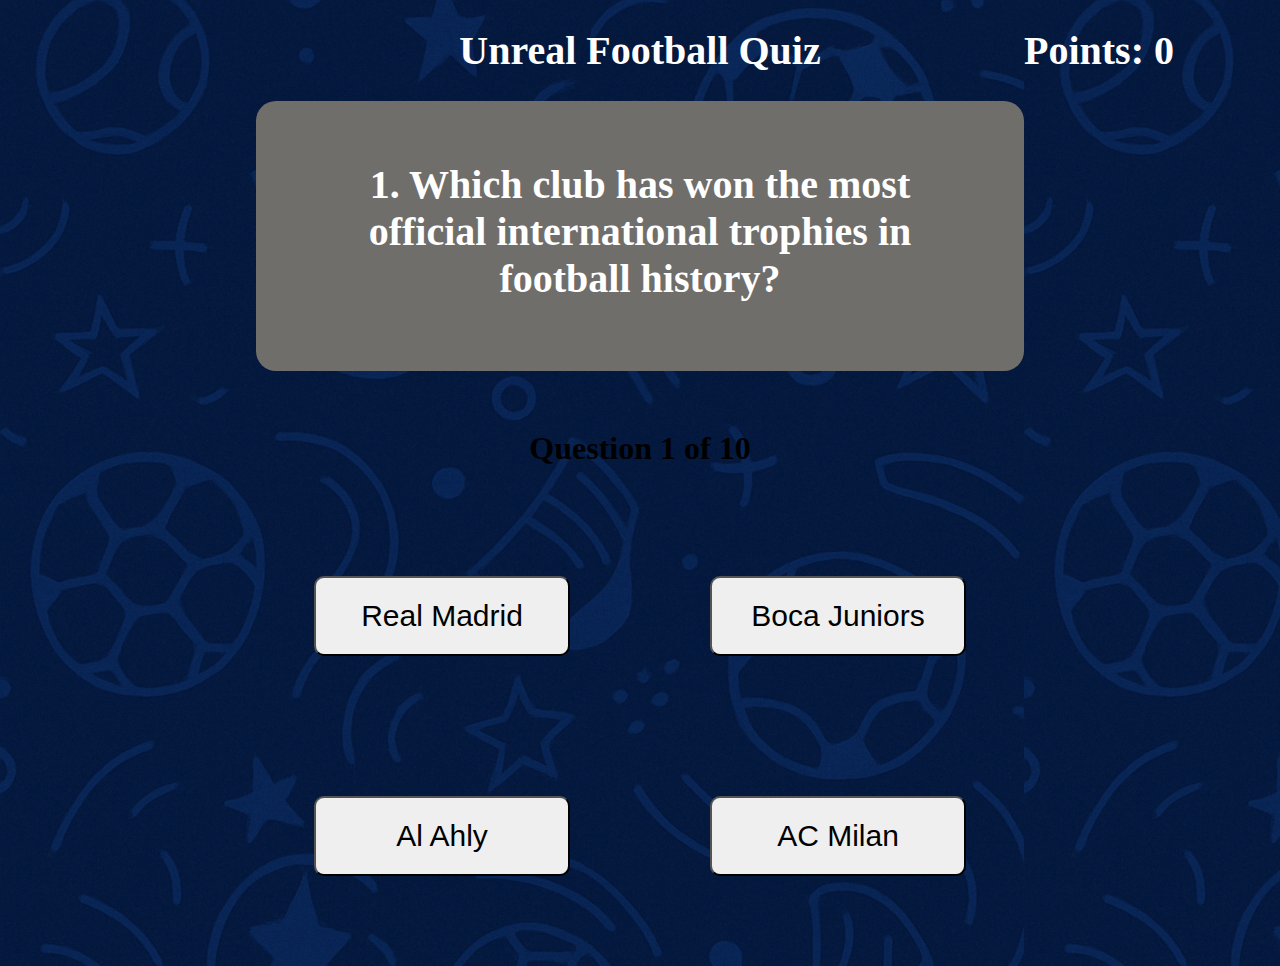
<file: Start.Html>
<!DOCTYPE html>
<html lang="en">
<head>
    <meta charset="UTF-8">
    <meta name="viewport" content="width=device-width, initial-scale=1.0">
    <title>Unreal Quiz</title>
    <link rel="stylesheet" href="style.css">
    <link rel="preconnect" href="https://fonts.googleapis.com">
<link rel="preconnect" href="https://fonts.gstatic.com" crossorigin>
<link href="https://fonts.googleapis.com/css2?family=Bebas+Neue&family=Roboto:ital,wght@0,100..900;1,100..900&display=swap" rel="stylesheet">
<link rel="preconnect" href="https://fonts.googleapis.com">
<link rel="preconnect" href="https://fonts.gstatic.com" crossorigin>
<link href="https://fonts.googleapis.com/css2?family=Bebas+Neue&family=Orbitron:wght@400..900&family=Roboto:ital,wght@0,100..900;1,100..900&display=swap" rel="stylesheet">
</head>
<body>
    <audio autoplay loop src="FIFA Qatar World Cup 2022 Official Song- Hayya Hayya (Better Together).m4a"></audio>
    <nav>
        <center>
    <h1 class="hh">Unreal Football Quiz</h1>
</center>
<h1 id="points">Points: 0</h1>
</nav> <center>
   

    <div id="startcont">
        
         <div class="q-cont">
          <h1 id="ques">1. Which club has won the most official international trophies in football history?</h1>
        
        </div> 
        <br>
        <h1 id="qind">Question 1 of 10</h1>
        <br>
        <div class="ans">
         <button class="btn" id="opt0"></button>
         <button class="btn" id="opt1"></button>
         </div>
         <h1 id="cw"></h1>
         <div class="ans2">
         <button class="btn" id="opt2"></button>
         <button class="btn" id="opt3"></button>
             </div> 
             <div class="nxt">
        <button id="next">Next</button>
    </div>
    </div></center>





    <center>
        <div id="startcont1">
            
             <div class="q-cont1">
              <h1 id="ques1">2. Which player has scored the most goals in a single FIFA World Cup tournament (men’s)?</h1>
            
            </div> 
            <br>
            <h1 id="qind1">Question 2 of 10</h1>
            <br>
            <div class="ans11">
             <button class="btn" id="opt01">Miroslav Klose</button>
             <button class="btn" id="opt11">Just Fontaine</button>
             </div>
             <h1 id="cw1"></h1>
             <div class="ans21">
             <button class="btn" id="opt21">Gerd Müller</button>
             <button class="btn" id="opt31">Ronaldo Nazário</button>
                 </div>
                 <div class="nxt">
                    <button id="next1">Next</button>
                </div>
        </div></center>



        <center>
            <div id="startcont2">
                
                 <div class="q-cont2">
                  <h1 id="ques2">3. Which country has the longest penalty shootout in FIFA World Cup history (men’s) by number of kicks taken?</h1>
                
                </div> 
                <br>
                <h1 id="qind2">Question 3 of 10</h1>
                <br>
                <div class="ans12">
                 <button class="btn" id="opt02">Argentina vs Netherlands (2022)</button>
                 <button class="btn" id="opt12">Portugal vs England (2006)</button>
                 </div>

                 <h1 id="cw2"></h1>
                 <div class="ans22">
                 <button class="btn" id="opt22">Germany vs France (1982)</button>
                 <button class="btn" id="opt32">Switzerland vs Ukraine (2006)</button>
                     </div>
                     <div class="nxt">
                        <button id="next2">Next</button>
                    </div>
            </div></center>



            <center>
                <div id="startcont3">
                    
                     <div class="q-cont3">
                      <h1 id="ques3">4. Which national team has the longest unbeaten run in international football history (all competitions)?</h1>
                    
                    </div>
                    <br>
                    <h1 id="qind3">Question 4 of 10</h1>
                    <br> 
                    <div class="ans13">
                     <button class="btn" id="opt03"> Brazil</button>
                     <button class="btn" id="opt13">Argentina</button>
                     </div>
                     
                     <h1 id="cw3"></h1>
                     <div class="ans23">
                     <button class="btn" id="opt23">Italy</button>
                     <button class="btn" id="opt33">Spain</button>
                         </div>
                         <div class="nxt">
                            <button id="next3">Next</button>
                        </div>
                </div></center>
     
                <center>
                    <div id="startcont4">
                        
                         <div class="q-cont4">
                          <h1 id="ques4">5. Which footballer is the only one in history to win the World Cup, UEFA Champions League, and Ballon d’Or all in the same year?</h1>
                        
                        </div> 
                        <br>
                        <h1 id="qind4">Question 5 of 10</h1>
                        <br>
                        <div class="ans14">
                         <button class="btn" id="opt04"> Zinédine Zidane</button>
                         <button class="btn" id="opt14">Ronaldinho</button>
                         </div>
                         <h1 id="cw4"></h1>
                         <div class="ans24">
                         <button class="btn" id="opt24">Paolo Rossi</button>
                         <button class="btn" id="opt34">Franz Beckenbauer</button>
                             </div>
                             <div class="nxt">
                                <button id="next4">Next</button>
                            </div>
                    </div></center>


                    <center>
                        <div id="startcont5">
                            
                             <div class="q-cont5">
                              <h1 id="ques5">6. Which goalkeeper has the most official clean sheets in history?</h1>
                            
                            </div>
                            <br>
                            <h1 id="qind5">Question 6 of 10</h1>
                            <br> 
                            <div class="ans15">
                             <button class="btn" id="opt05">Iker Casillas</button>
                             <button class="btn" id="opt15">Peter Shilton</button>
                             </div>
                             <h1 id="cw5"></h1>
                             <div class="ans25">
                             <button class="btn" id="opt25">Gianluigi Buffon</button>
                             <button class="btn" id="opt35">Rogério Ceni</button>
                                 </div>
                                 <div class="nxt">
                                    <button id="next5">Next</button>
                                </div>
                        </div></center>


                        <center>
                            <div id="startcont6">
                                
                                 <div class="q-cont6">
                                  <h1 id="ques6">7. Who is the only footballer to win league titles in England, Spain, Italy, and France?</h1>
                                
                                </div>
                                <br>
                                <h1 id="qind6">Question 7 of 10</h1>
                                <br> 
                                <div class="ans16">
                                 <button class="btn" id="opt06">David Beckham</button>
                                 <button class="btn" id="opt16">Zlatan Ibrahimović</button>
                                 </div>
                                 <h1 id="cw6"></h1>
                                 <div class="ans26">
                                 <button class="btn" id="opt26">Ángel Di María</button>
                                 <button class="btn" id="opt36">Achraf Hakimi</button>
                                     </div>
                                     <div class="nxt">
                                        <button id="next6">Next</button>
                                    </div>
                            </div></center>



                            <center>
                                <div id="startcont7">
                                    
                                     <div class="q-cont7">
                                      <h1 id="ques7">8. Which stadium has hosted the most European Cup/Champions League finals?</h1>
                                    
                                    </div>
                                    <br>
                                    <h1 id="qind7">Question 8 of 10</h1>
                                    <br> 
                                    <div class="ans17">
                                     <button class="btn" id="opt07">Santiago Bernabéu</button>
                                     <button class="btn" id="opt17">Wembley Stadium</button>
                                     </div>
                                     <h1 id="cw7"></h1>
                                     <div class="ans27">
                                     <button class="btn" id="opt27">San Siro</button>
                                     <button class="btn" id="opt37">Stade de France</button>
                                         </div>
                                         <div class="nxt">
                                            <button id="next7">Next</button>
                                        </div>
                                </div></center>


                                <center>
                                    <div id="startcont8">
                                        
                                         <div class="q-cont8">
                                          <h1 id="ques8">9. Which player has the most own goals in World Cup history (men’s)?</h1>
                                        
                                        </div>
                                        <br>
                                        <h1 id="qind8">Question 9 of 10</h1>
                                        <br> 
                                        <div class="ans18">
                                         <button class="btn" id="opt08">José Santamaría</button>
                                         <button class="btn" id="opt18">Manuel Rosas</button>
                                         </div>
                                         <h1 id="cw8"></h1>
                                         <div class="ans28">
                                         <button class="btn" id="opt28">Marcelo</button>
                                         <button class="btn" id="opt38">Yassine Meriah</button>
                                             </div>
                                             <div class="nxt">
                                                <button id="next8">Next</button>
                                            </div>
                                    </div></center>
       
                                    
                                    <center>
                                        <div id="startcont9">
                                            
                                             <div class="q-cont9">
                                              <h1 id="ques9">10. Which club has never been relegated from the top division of its country since its foundation?</h1>
                                            
                                            </div> 
                                            <br>
                                            <h1 id="qind9">Question 10 of 10</h1>
                                            <br>
                                            <div class="ans19">
                                             <button class="btn" id="opt09">Inter Milan</button>
                                             <button class="btn" id="opt19">Atlético Madrid</button>
                                             </div>
                                             <h1 id="cw9"></h1>
                                             <div class="ans29">
                                             <button class="btn" id="opt29">Bayern Munich</button>
                                             <button class="btn" id="opt39">Olympique Marseille</button>
                                                 </div>
                                                 <div class="nxt">
                                                    <button id="next9">Next</button>
                                                </div>
                                        </div></center>
               

                                        <center>
                                            <div id="endcont">
                                                
                                                 <div class="x-cont">
                                                 <h1 id="ew"></h1>
                                               
                                                </div> 
                                               
                                                 
                                              
                                                     <div class="rxt">
                                                        <button id="rty">Restart</button>
                                                    </div>
                                            </div></center>
       

   
    <script src="script.js"></script>
</body>
</html>
</file>
<file: style.css>
body {
    margin: 0%;
    padding: 0%;
    background-image: url(bck.png);
  }
  
  .pvid {
    width: 80%;
    height: auto;
    margin: 20px;
    border-radius: 20px;
    border: 3px solid red;
  }

  .mvid{
    display: none;
  }
  
  .cont h1 {
    color: white;
    position: absolute;
    top: 30%;
    left: 50%;
    transform: translate(-50%, -50%);
    font-size: 40px;
  }
  
  .cont a {
    color: white;
    position: absolute;
    top: 70%;
    left: 50%;
    transform: translate(-50%, -50%);
    font-size: 40px;
    text-decoration: none;
    background-color: rgb(146, 143, 140);
    width: 7vw;
    border-radius: 10px;
  
  }
  
  .cont a:hover {
    background-color: rgb(112, 110, 107);
    transition: 750ms;
    border: solid red 2px;
  }
  
  
  
  
  /*Start Page*/
  
  
  nav h1 {
    font-size: 40px;
    color: white;
  }
  
  #startcont {
    width: 80vw;
    height: auto;
    margin: 20px;
    display: block;
  }
  
  
  
  .q-cont {
    margin: 20px;
    background-color: rgb(112, 110, 107);
    border-radius: 20px;
    width: 60vw;
    height: 30vh;
  }
  
  #ques {
    font-size: 40px;
    color: white;
    padding: 60px;
  }
  
  .ans,
  .ans2 {
    box-sizing: border-box;
    display: flex;
    flex-direction: row;
    align-items: center;
    justify-content: center;
  
  }
  
  .ans button {
    font-size: 30px;
    width: 20vw;
    margin: 70px;
    cursor: pointer;
    height: 80px;
    border-radius: 10px;
  }
  
  
  .ans2 button {
    font-size: 30px;
    width: 20vw;
    margin: 70px;
    cursor: pointer;
    height: 80px;
    border-radius: 10px;
  }
  
  
  #next {
    position: absolute;
    font-size: 30px;
    width: 15vw;
    left: 40%;
    cursor: pointer;
    display: none;
    top: 80%;
    align-items: center;
    justify-content: center;
    height: 60px;
    border-radius: 10px;
  }
  
  
  #cw {
    font-size: 40px;
    color: white;
    display: none;
    position: absolute;
    left: 15%;
    top: 50%;
  }
  
  #points {
    position: absolute;
    left: 80%;
    top: 0%;
  }
  
  
  
  
  /*2nd*/
  
  #startcont1 {
    width: 80vw;
    height: auto;
    margin: 20px;
    display: none;
  }
  
  
  
  .q-cont1 {
    margin: 20px;
    background-color: rgb(112, 110, 107);
    border-radius: 20px;
    width: 60vw;
    height: 30vh;
  }
  
  #ques1 {
    font-size: 40px;
    color: white;
    padding: 60px;
  }
  
  .ans11,
  .ans21 {
    box-sizing: border-box;
    display: flex;
    flex-direction: row;
    align-items: center;
    justify-content: center;
  
  }
  
  .ans11 button {
    font-size: 30px;
    width: 20vw;
    margin: 70px;
    cursor: pointer;
    height: 80px;
    border-radius: 10px;
  }
  
  
  .ans21 button {
    font-size: 30px;
    width: 20vw;
    margin: 70px;
    cursor: pointer;
    height: 80px;
    border-radius: 10px;
  }
  
  
  #next1 {
    position: absolute;
    font-size: 30px;
    width: 15vw;
    left: 40%;
    cursor: pointer;
    display: none;
    top: 80%;
    align-items: center;
    justify-content: center;
    height: 60px;
    border-radius: 10px;
  }
  
  
  #cw1 {
    font-size: 40px;
    color: white;
    display: none;
    position: absolute;
    left: 15%;
    top: 50%;
  }
  
  #points1 {
    position: absolute;
    left: 80%;
    top: 0%;
  }
  
  
  
  /*3rd*/
  
  #startcont2 {
    width: 80vw;
    height: auto;
    margin: 20px;
    display: none;
  }
  
  
  
  .q-cont2 {
    margin: 20px;
    background-color: rgb(112, 110, 107);
    border-radius: 20px;
    width: 60vw;
    height: 30vh;
  }
  
  #ques2 {
    font-size: 40px;
    color: white;
    padding: 60px;
  }
  
  .ans12,
  .ans22 {
    box-sizing: border-box;
    display: flex;
    flex-direction: row;
    align-items: center;
    justify-content: center;
  
  }
  
  .ans12 button {
    font-size: 30px;
    width: 20vw;
    margin: 70px;
    cursor: pointer;
    height: 80px;
    border-radius: 10px;
  }
  
  
  .ans22 button {
    font-size: 30px;
    width: 70vw;
    margin: 80px;
    cursor: pointer;
    height: 60px;
    border-radius: 10px;
  }
  
  
  #next2 {
    position: absolute;
    font-size: 30px;
    width: 15vw;
    left: 40%;
    cursor: pointer;
    display: none;
    top: 80%;
    align-items: center;
    justify-content: center;
    height: 60px;
    border-radius: 10px;
  }
  
  
  #cw2 {
    font-size: 40px;
    color: white;
    display: none;
    position: absolute;
    left: 15%;
    top: 50%;
  }
  
  #points2 {
    position: absolute;
    left: 80%;
    top: 0%;
  }
  
  
  /*4th*/
  
  #startcont3 {
    width: 80vw;
    height: auto;
    margin: 20px;
    display: none;
  }
  
  
  
  .q-cont3 {
    margin: 20px;
    background-color: rgb(112, 110, 107);
    border-radius: 20px;
    width: 60vw;
    height: 30vh;
  }
  
  #ques3 {
    font-size: 40px;
    color: white;
    padding: 60px;
  }
  
  .ans13,
  .ans23 {
    box-sizing: border-box;
    display: flex;
    flex-direction: row;
    align-items: center;
    justify-content: center;
  
  }
  
  .ans13 button {
    font-size: 30px;
    width: 20vw;
    margin: 70px;
    cursor: pointer;
    height: 80px;
    border-radius: 10px;
  }
  
  
  .ans23 button {
    font-size: 30px;
    width: 20vw;
    margin: 70px;
    cursor: pointer;
    height: 80px;
    border-radius: 10px;
  }
  
  
  #next3 {
    position: absolute;
    font-size: 30px;
    width: 15vw;
    left: 40%;
    cursor: pointer;
    display: none;
    top: 80%;
    align-items: center;
    justify-content: center;
    height: 60px;
    border-radius: 10px;
  }
  
  
  #cw3 {
    font-size: 40px;
    color: white;
    display: none;
    position: absolute;
    left: 15%;
    top: 50%;
  }
  
  #points3 {
    position: absolute;
    left: 80%;
    top: 0%;
  }
  
  
  
  /*5th*/
  
  #startcont4 {
    width: 80vw;
    height: auto;
    margin: 20px;
    display: none;
  }
  
  
  
  .q-cont4 {
    margin: 20px;
    background-color: rgb(112, 110, 107);
    border-radius: 20px;
    width: 60vw;
    height: 30vh;
  }
  
  #ques4 {
    font-size: 40px;
    color: white;
    padding: 60px;
  }
  
  .ans14,
  .ans24 {
    box-sizing: border-box;
    display: flex;
    flex-direction: row;
    align-items: center;
    justify-content: center;
  
  }
  
  .ans14 button {
    font-size: 30px;
    width: 20vw;
    margin: 70px;
    cursor: pointer;
    height: 80px;
    border-radius: 10px;
  }
  
  
  .ans24 button {
    font-size: 30px;
    width: 20vw;
    margin: 70px;
    cursor: pointer;
    height: 80px;
    border-radius: 10px;
  }
  
  
  #next4 {
    position: absolute;
    font-size: 30px;
    width: 15vw;
    left: 40%;
    cursor: pointer;
    display: none;
    top: 80%;
    align-items: center;
    justify-content: center;
    height: 60px;
    border-radius: 10px;
  }
  
  
  #cw4 {
    font-size: 40px;
    color: white;
    display: none;
    position: absolute;
    left: 15%;
    top: 50%;
  }
  
  #points4 {
    position: absolute;
    left: 80%;
    top: 0%;
  }
  
  
  
  
  /*6th*/
  
  #startcont5 {
    width: 80vw;
    height: auto;
    margin: 20px;
    display: none;
  }
  
  
  
  .q-cont5 {
    margin: 20px;
    background-color: rgb(112, 110, 107);
    border-radius: 20px;
    width: 60vw;
    height: 30vh;
  }
  
  #ques5 {
    font-size: 40px;
    color: white;
    padding: 60px;
  }
  
  .ans15,
  .ans25 {
    box-sizing: border-box;
    display: flex;
    flex-direction: row;
    align-items: center;
    justify-content: center;
  
  }
  
  .ans15 button {
    font-size: 30px;
    width: 20vw;
    margin: 70px;
    cursor: pointer;
    height: 80px;
    border-radius: 10px;
  }
  
  
  .ans25 button {
    font-size: 30px;
    width: 20vw;
    margin: 70px;
    cursor: pointer;
    height: 80px;
    border-radius: 10px;
  }
  
  
  #next5 {
    position: absolute;
    font-size: 30px;
    width: 15vw;
    left: 40%;
    cursor: pointer;
    display: none;
    top: 80%;
    align-items: center;
    justify-content: center;
    height: 60px;
    border-radius: 10px;
  }
  
  
  #cw5 {
    font-size: 40px;
    color: white;
    display: none;
    position: absolute;
    left: 15%;
    top: 50%;
  }
  
  #points5 {
    position: absolute;
    left: 80%;
    top: 0%;
  }
  
  
  
  
  
  /*7th*/
  
  #startcont6 {
    width: 80vw;
    height: auto;
    margin: 20px;
    display: none;
  }
  
  
  
  .q-cont6 {
    margin: 20px;
    background-color: rgb(112, 110, 107);
    border-radius: 20px;
    width: 60vw;
    height: 30vh;
  }
  
  #ques6 {
    font-size: 40px;
    color: white;
    padding: 60px;
  }
  
  .ans16,
  .ans26 {
    box-sizing: border-box;
    display: flex;
    flex-direction: row;
    align-items: center;
    justify-content: center;
  
  }
  
  .ans16 button {
    font-size: 30px;
    width: 20vw;
    margin: 70px;
    cursor: pointer;
    height: 80px;
    border-radius: 10px;
  }
  
  
  .ans26 button {
    font-size: 30px;
    width: 20vw;
    margin: 70px;
    cursor: pointer;
    height: 80px;
    border-radius: 10px;
  }
  
  
  #next6 {
    position: absolute;
    font-size: 30px;
    width: 15vw;
    left: 40%;
    cursor: pointer;
    display: none;
    top: 80%;
    align-items: center;
    justify-content: center;
    height: 60px;
    border-radius: 10px;
  }
  
  
  #cw6 {
    font-size: 40px;
    color: white;
    display: none;
    position: absolute;
    left: 15%;
    top: 50%;
  }
  
  #points6 {
    position: absolute;
    left: 80%;
    top: 0%;
  }
  
  
  
  
  /*8th*/
  
  #startcont7 {
    width: 80vw;
    height: auto;
    margin: 20px;
    display: none;
  }
  
  
  
  .q-cont7 {
    margin: 20px;
    background-color: rgb(112, 110, 107);
    border-radius: 20px;
    width: 60vw;
    height: 30vh;
  }
  
  #ques7 {
    font-size: 40px;
    color: white;
    padding: 60px;
  }
  
  .ans17,
  .ans27 {
    box-sizing: border-box;
    display: flex;
    flex-direction: row;
    align-items: center;
    justify-content: center;
  
  }
  
  .ans17 button {
    font-size: 30px;
    width: 20vw;
    margin: 70px;
    cursor: pointer;
    height: 80px;
    border-radius: 10px;
  }
  
  
  .ans27 button {
    font-size: 30px;
    width: 20vw;
    margin: 70px;
    cursor: pointer;
    height: 80px;
    border-radius: 10px;
  }
  
  
  #next7 {
    position: absolute;
    font-size: 30px;
    width: 15vw;
    left: 40%;
    cursor: pointer;
    display: none;
    top: 80%;
    align-items: center;
    justify-content: center;
  }
  
  
  #cw7 {
    font-size: 40px;
    color: white;
    display: none;
    position: absolute;
    left: 15%;
    top: 50%;
  }
  
  #points7 {
    position: absolute;
    left: 80%;
    top: 0%;
  }
  
  
  /*9th*/
  
  #startcont8 {
    width: 80vw;
    height: auto;
    margin: 20px;
    display: none;
  }
  
  
  
  .q-cont8 {
    margin: 20px;
    background-color: rgb(112, 110, 107);
    border-radius: 20px;
    width: 60vw;
    height: 30vh;
  }
  
  #ques8 {
    font-size: 40px;
    color: white;
    padding: 60px;
  }
  
  .ans18,
  .ans28 {
    box-sizing: border-box;
    display: flex;
    flex-direction: row;
    align-items: center;
    justify-content: center;
  
  }
  
  .ans18 button {
    font-size: 30px;
    width: 20vw;
    margin: 70px;
    cursor: pointer;
    height: 80px;
    border-radius: 10px;
  }
  
  
  .ans28 button {
    font-size: 30px;
    width: 20vw;
    margin: 70px;
    cursor: pointer;
    height: 80px;
    border-radius: 10px;
  }
  
  
  #next8 {
    position: absolute;
    font-size: 30px;
    width: 15vw;
    left: 40%;
    cursor: pointer;
    display: none;
    top: 80%;
    align-items: center;
    justify-content: center;
  }
  
  
  #cw8 {
    font-size: 40px;
    color: white;
    display: none;
    position: absolute;
    left: 15%;
    top: 50%;
  }
  
  #points8 {
    position: absolute;
    left: 80%;
    top: 0%;
  }
  
  
  
  /*10th*/
  
  #startcont9 {
    width: 80vw;
    height: auto;
    margin: 20px;
    display: none;
  }
  
  
  
  .q-cont9 {
    margin: 20px;
    background-color: rgb(112, 110, 107);
    border-radius: 20px;
    width: 60vw;
    height: 30vh;
  }
  
  #ques9 {
    font-size: 40px;
    color: white;
    padding: 60px;
  }
  
  .ans19,
  .ans29 {
    box-sizing: border-box;
    display: flex;
    flex-direction: row;
    align-items: center;
    justify-content: center;
  
  }
  
  .ans19 button {
    font-size: 30px;
    width: 20vw;
    margin: 70px;
    cursor: pointer;
    height: 80px;
    border-radius: 10px;
  }
  
  
  .ans29 button {
    font-size: 30px;
    width: 20vw;
    margin: 70px;
    cursor: pointer;
    height: 80px;
    border-radius: 10px;
  }
  
  
  #next9 {
    position: absolute;
    font-size: 30px;
    width: 15vw;
    left: 40%;
    cursor: pointer;
    display: none;
    top: 80%;
    align-items: center;
    justify-content: center;
  }
  
  
  #cw9 {
    font-size: 40px;
    color: white;
    display: none;
    position: absolute;
    left: 15%;
    top: 50%;
  }
  
  #points9 {
    position: absolute;
    left: 80%;
    top: 0%;
  }
  
  
  
  
  
  
  
  
  
  
  /*end*/
  
  #endcont {
    width: 80vw;
    height: auto;
    margin: 20px;
    display: none;
  }
  
  
  
  .x-cont {
    margin: 60px;
    background-color: rgb(112, 110, 107);
    border-radius: 20px;
    width: 40vw;
    height: 30vh;
    position: absolute;
    top: 30%;
    left: 50%;
  }
  
  #ew {
    font-size: 40px;
    color: white;
    position: absolute;
    left: 33%;
    top: 35%;
  }
  
  
  #rty {
    position: absolute;
    font-size: 30px;
    width: 15vw;
    left: 40%;
    cursor: pointer;
    display: none;
    top: 80%;
    align-items: center;
    justify-content: center;
    height: 60px;
    border-radius: 10px;
  }
  
  /*Mobile Responsive*/
  
  /* ========== Responsive Design ========== */
  
  /* Tablets (<= 1024px) */
  @media (max-width: 1024px) {
    .cont video {
      width: 90%;
      margin: 10px auto;
    }
  
    .cont h1,
    .cont a {
      font-size: 32px;
    }

    #points{
     margin: 5px;
     font-size: 20px;
     margin: 5px;
     color: white;
    
    }

 .hh{
  font-size: 30px;
  padding: 10px;
  
 }
    #ques,
    #ques1,
    #ques2,
    #ques3,
    #ques4,
    #ques5,
    #ques6,
    #ques7,
    #ques8,
    #ques9 {
      font-size: 32px;
      padding: 40px 20px;
    }
  
    .ans button,
    .ans2 button,
    .ans11 button,
    .ans21 button,
    .ans12 button,
    .ans22 button,
    .ans13 button,
    .ans23 button,
    .ans14 button,
    .ans24 button,
    .ans15 button,
    .ans25 button,
    .ans16 button,
    .ans26 button,
    .ans17 button,
    .ans27 button,
    .ans18 button,
    .ans28 button,
    .ans19 button,
    .ans29 button {
      font-size: 24px;
      width: 35vw;
      margin: 20px;
    }
  
    #next,
    #next1,
    #next2,
    #next3,
    #next4,
    #next5,
    #next6,
    #next7,
    #next8,
    #next9 {
      width: 25vw;
      font-size: 24px;
    }
  
    #cw,
    #cw1,
    #cw2,
    #cw3,
    #cw4,
    #cw5 {
      font-size: 30px;
    }
  }
  
  /* Mobile Devices (<= 600px) */
  @media (max-width: 600px) {
    .mvid {
      display: block;
      border: 2px solid red;
      border-radius: 10px;
      width: 95%;
      margin: 10px auto;
      height: 88vh;
    }
  
    .pvid{
     display: none;
    }

    .cont h1,
    .cont a {
      font-size: 24px;
      text-align: center;
      width: 80%;
    }
  
    .cont a {
      padding: 10px;
      width: auto;
    }
  
    .q-cont,
    .q-cont1,
    .q-cont2,
    .q-cont3,
    .q-cont4,
    .q-cont5,
    .q-cont6,
    .q-cont7,
    .q-cont8,
    .q-cont9{
      width: 90vw;
      height: 20vh;
      margin: 40px auto;
      position: relative;
      right: 5%;
    }
  
    #ques,
    #ques1,
    #ques2,
    #ques3,
    #ques4,
    #ques5,
    #ques6,
    #ques7,
    #ques8,
    #ques9 {
      font-size: 20px;
      padding: 20px 10px;
      
    }
  
    .ans,
    .ans2,
    .ans11,
    .ans21,
    .ans12,
    .ans22,
    .ans13,
    .ans23,
    .ans14,
    .ans24,
    .ans15,
    .ans25,
    .ans16,
    .ans26,
    .ans17,
    .ans27,
    .ans18,
    .ans28,
    .ans19,
    .ans29 {
      flex-direction: column;
    }
  
    .ans button,
    .ans2 button,
    .ans11 button,
    .ans21 button,
    .ans12 button,
    .ans22 button,
    .ans13 button,
    .ans23 button,
    .ans14 button,
    .ans24 button,
    .ans15 button,
    .ans25 button,
    .ans16 button,
    .ans26 button,
    .ans17 button,
    .ans27 button,
    .ans18 button,
    .ans28 button,
    .ans19 button,
    .ans29 button {
      font-size: 20px;
      width: 95vw;
      margin: 15px 0;
      height: 50px;
     
    }
  
    #next,
    #next1,
    #next2,
    #next3,
    #next4,
    #next5,
    #next6,
    #next7,
    #next8,
    #next9,
    #rty {
      width: 50vw;
      font-size: 20px;
      left: 25%;
      height: 40px;
      top: 90%;
    }
  
    #cw{
       font-size: 24px;
      right: 20%;
      top: 50%;
    }
    
    #cw1,
    #cw2,
    #cw3,
    #cw4,
    #cw5,
    #cw6,
    #cw7,
    #cw8,
    #cw9,
    #ew {
      font-size: 24px;
      left: 5%;
      top: 50%;
    }
  
    #points,
    #points1,
    #points2,
    #points3,
    #points4,
    #points5,
    #points6,
    #points7,
    #points8,
    #points9 {
      left: 70%;
      font-size: 18px;
    }
  }

.x-cont{
      position: absolute;
      top: 20%;
      left: 35%; /* Set the left edge to the horizontal center */
      transform: translateX(-50%); /* Shift the element left by half its width */
      width: 80vw;
      height: 30vh;
    }
</file>
